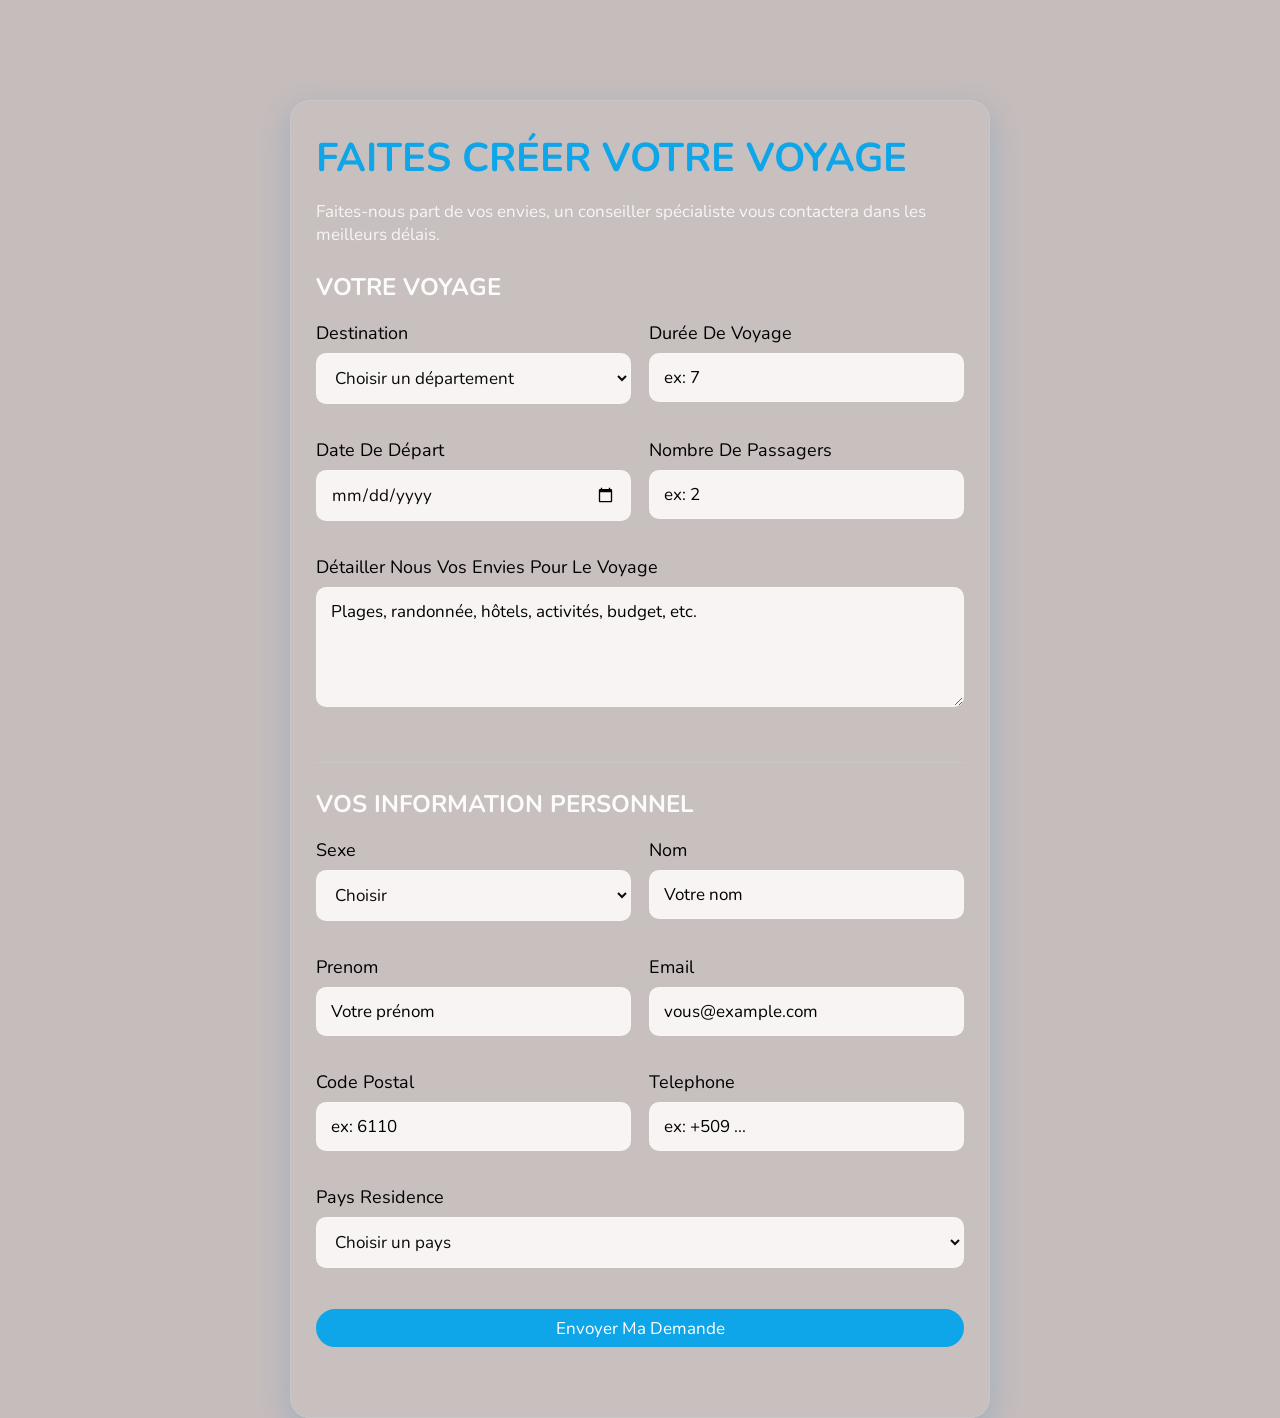
<file: CreateTrip.html>
<!DOCTYPE html>
<html lang="fr">
<head>
  <meta charset="UTF-8">
  <meta name="viewport" content="width=device-width, initial-scale=1.0">
  <title>Créer votre voyage - Voyage en Haïti</title>

  <link rel="stylesheet" href="Style.css">
  <link rel="preconnect" href="https://cdnjs.cloudflare.com" />
  <link rel="stylesheet" href="https://cdnjs.cloudflare.com/ajax/libs/font-awesome/6.5.0/css/all.min.css" />
  <link rel="preconnect" href="https://fonts.googleapis.com">
  <link rel="preconnect" href="https://fonts.gstatic.com" crossorigin>
  <link href="https://fonts.googleapis.com/css2?family=Nunito:wght@300;400;600;800&display=swap" rel="stylesheet">
</head>

<body>
  

  <!-- Page formulaire (version classique, pas modal) -->
  <main class="create-trip-page" id="create-trip-page">
    <section class="create-trip-card">
      <div class="create-trip-header">
        <h2>Faites créer votre voyage</h2>
        <p class="form-intro">Faites-nous part de vos envies, un conseiller spécialiste vous contactera dans les meilleurs délais.</p>
      </div>

      <form id="createTripForm" action="#" method="post" class="create-trip-form" novalidate>
        <div class="form-section">
          <h3>Votre voyage</h3>

          <div class="fields-grid create-trip-grid">
            <div class="field">
              <label for="destination">Destination</label>
              <select id="destination" name="destination" class="input" required>
                <option value="">Choisir un département</option>
                <option value="Artibonite">Artibonite</option>
                <option value="Centre">Centre</option>
                <option value="Grand'Anse">Grand'Anse</option>
                <option value="Nippes">Nippes</option>
                <option value="Nord">Nord</option>
                <option value="Nord-Est">Nord-Est</option>
                <option value="Nord-Ouest">Nord-Ouest</option>
                <option value="Ouest">Ouest</option>
                <option value="Sud">Sud</option>
                <option value="Sud-Est">Sud-Est</option>
              </select>
            </div>

            <div class="field">
              <label for="duree">Durée de voyage</label>
              <input type="number" id="duree" name="duree" class="input" min="1" step="1" placeholder="ex: 7" required>
            </div>

            <div class="field">
              <label for="date_depart">Date de départ</label>
              <input type="date" id="date_depart" name="date_depart" class="input" required>
            </div>

            <div class="field">
              <label for="passagers">Nombre de passagers</label>
              <input type="number" id="passagers" name="passagers" class="input" min="1" step="1" placeholder="ex: 2" required>
            </div>

            <div class="field create-trip-span">
              <label for="envies">Détailler nous vos envies pour le voyage</label>
              <textarea id="envies" name="envies" class="input" rows="4" placeholder="Plages, randonnée, hôtels, activités, budget, etc." required></textarea>
            </div>
          </div>
        </div>

        <div class="form-section">
          <h3>Vos information personnel</h3>

          <div class="fields-grid create-trip-grid">
            <div class="field">
              <label for="sexe">Sexe</label>
              <select id="sexe" name="sexe" class="input" required>
                <option value="">Choisir</option>
                <option value="Femme">Femme</option>
                <option value="Homme">Homme</option>
                <option value="Autre">Autre</option>
              </select>
            </div>

            <div class="field">
              <label for="nom">Nom</label>
              <input type="text" id="nom" name="nom" class="input" placeholder="Votre nom" required>
            </div>

            <div class="field">
              <label for="prenom">Prenom</label>
              <input type="text" id="prenom" name="prenom" class="input" placeholder="Votre prénom" required>
            </div>

            <div class="field">
                        <label for="email">Email</label>
                        <input type="email" id="email" name="email" class="input" placeholder="vous@example.com" required>
                    </div>

            <div class="field">
              <label for="code_postal">Code postal</label>
              <input type="text" id="code_postal" name="code_postal" class="input" placeholder="ex: 6110" required>
            </div>

            <div class="field">
              <label for="telephone">Telephone</label>
              <input type="tel" id="telephone" name="telephone" class="input" placeholder="ex: +509 ..." required>
            </div>

            <div class="field create-trip-span">
              <label for="pays_residence">Pays residence</label>
              <select id="pays_residence" name="pays_residence" class="input" required>
                <option value="">Choisir un pays</option>
                <option value="Haïti">Haïti</option>
                  <option value="Afghanistan">Afghanistan</option>
                                <option value="Afrique du Sud">Afrique du Sud</option>
                                <option value="Albanie">Albanie</option>
                                <option value="Algérie">Algérie</option>
                                <option value="Allemagne">Allemagne</option>
                                <option value="Andorre">Andorre</option>
                                <option value="Angola">Angola</option>
                                <option value="Antigua-et-Barbuda">Antigua-et-Barbuda</option>
                                <option value="Arabie saoudite">Arabie saoudite</option>
                                <option value="Argentine">Argentine</option>
                                <option value="Arménie">Arménie</option>
                                <option value="Australie">Australie</option>
                                <option value="Autriche">Autriche</option>
                                <option value="Azerbaïdjan">Azerbaïdjan</option>
                                <option value="Bahamas">Bahamas</option>
                                <option value="Bahreïn">Bahreïn</option>
                                <option value="Bangladesh">Bangladesh</option>
                                <option value="Barbade">Barbade</option>
                                <option value="Belgique">Belgique</option>
                                <option value="Belize">Belize</option>
                                <option value="Bénin">Bénin</option>
                                <option value="Bhoutan">Bhoutan</option>
                                <option value="Biélorussie">Biélorussie</option>
                                <option value="Bolivie">Bolivie</option>
                                <option value="Bosnie-Herzégovine">Bosnie-Herzégovine</option>
                                <option value="Botswana">Botswana</option>
                                <option value="Brésil">Brésil</option>
                                <option value="Brunei">Brunei</option>
                                <option value="Bulgarie">Bulgarie</option>
                                <option value="Burkina Faso">Burkina Faso</option>
                                <option value="Burundi">Burundi</option>
                                <option value="Cabo Verde">Cabo Verde</option>
                                <option value="Cambodge">Cambodge</option>
                                <option value="Cameroun">Cameroun</option>
                                <option value="Canada">Canada</option>
                                <option value="Chili">Chili</option>
                                <option value="Chine">Chine</option>
                                <option value="Chypre">Chypre</option>
                                <option value="Colombie">Colombie</option>
                                <option value="Comores">Comores</option>
                                <option value="Congo">Congo</option>
                                <option value="Corée du Nord">Corée du Nord</option>
                                <option value="Corée du Sud">Corée du Sud</option>
                                <option value="Costa Rica">Costa Rica</option>
                                <option value="Côte d’Ivoire">Côte d’Ivoire</option>
                                <option value="Croatie">Croatie</option>
                                <option value="Cuba">Cuba</option>
                                <option value="Danemark">Danemark</option>
                                <option value="Djibouti">Djibouti</option>
                                <option value="Dominique">Dominique</option>
                                <option value="Égypte">Égypte</option>
                                <option value="Émirats arabes unis">Émirats arabes unis</option>
                                <option value="Équateur">Équateur</option>
                                <option value="Espagne">Espagne</option>
                                <option value="Estonie">Estonie</option>
                                <option value="États-Unis">États-Unis</option>
                                <option value="Éthiopie">Éthiopie</option>
                                <option value="Fidji">Fidji</option>
                                <option value="Finlande">Finlande</option>
                                <option value="France">France</option>
                                <option value="Gabon">Gabon</option>
                                <option value="Gambie">Gambie</option>
                                <option value="Géorgie">Géorgie</option>
                                <option value="Ghana">Ghana</option>
                                <option value="Grenade">Grenade</option>
                                <option value="Guatemala">Guatemala</option>
                                <option value="Guinée">Guinée</option>
                                <option value="Guinée-Bissau">Guinée-Bissau</option>
                                <option value="Guyana">Guyana</option>
                                <option value="Haïti">Haïti</option>
                                <option value="Honduras">Honduras</option>
                                <option value="Hongrie">Hongrie</option>
                                <option value="Îles Marshall">Îles Marshall</option>
                                <option value="Îles Salomon">Îles Salomon</option>
                                <option value="Inde">Inde</option>
                                <option value="Indonésie">Indonésie</option>
                                <option value="Irak">Irak</option>
                                <option value="Iran">Iran</option>
                                <option value="Irlande">Irlande</option>
                                <option value="Islande">Islande</option>
                                <option value="Israël">Israël</option>
                                <option value="Italie">Italie</option>
                                <option value="Jamaïque">Jamaïque</option>
                                <option value="Japon">Japon</option>
                                <option value="Jordanie">Jordanie</option>
                                <option value="Kazakhstan">Kazakhstan</option>
                                <option value="Kenya">Kenya</option>
                                <option value="Kirghizistan">Kirghizistan</option>
                                <option value="Kiribati">Kiribati</option>
                                <option value="Koweït">Koweït</option>
                                <option value="Laos">Laos</option>
                                <option value="Lesotho">Lesotho</option>
                                <option value="Lettonie">Lettonie</option>
                                <option value="Liban">Liban</option>
                                <option value="Liberia">Liberia</option>
                                <option value="Libye">Libye</option>
                                <option value="Liechtenstein">Liechtenstein</option>
                                <option value="Lituanie">Lituanie</option>
                                <option value="Luxembourg">Luxembourg</option>
                                <option value="Madagascar">Madagascar</option>
                                <option value="Malaisie">Malaisie</option>
                                <option value="Malawi">Malawi</option>
                                <option value="Maldives">Maldives</option>
                                <option value="Mali">Mali</option>
                                <option value="Malte">Malte</option>
                                <option value="Maroc">Maroc</option>
                                <option value="Maurice">Maurice</option>
                                <option value="Mauritanie">Mauritanie</option>
                                <option value="Mexique">Mexique</option>
                                <option value="Micronésie">Micronésie</option>
                                <option value="Moldavie">Moldavie</option>
                                <option value="Monaco">Monaco</option>
                                <option value="Mongolie">Mongolie</option>
                                <option value="Monténégro">Monténégro</option>
                                <option value="Mozambique">Mozambique</option>
                                <option value="Myanmar">Myanmar</option>
                                <option value="Namibie">Namibie</option>
                                <option value="Nauru">Nauru</option>
                                <option value="Népal">Népal</option>
                                <option value="Nicaragua">Nicaragua</option>
                                <option value="Niger">Niger</option>
                                <option value="Nigéria">Nigéria</option>
                                <option value="Norvège">Norvège</option>
                                <option value="Nouvelle-Zélande">Nouvelle-Zélande</option>
                                <option value="Oman">Oman</option>
                                <option value="Ouganda">Ouganda</option>
                                <option value="Ouzbékistan">Ouzbékistan</option>
                                <option value="Pakistan">Pakistan</option>
                                <option value="Panama">Panama</option>
                                <option value="Papouasie-Nouvelle-Guinée">Papouasie-Nouvelle-Guinée</option>
                                <option value="Paraguay">Paraguay</option>
                                <option value="Pays-Bas">Pays-Bas</option>
                                <option value="Philippines">Philippines</option>
                                <option value="Pologne">Pologne</option>
                                <option value="Portugal">Portugal</option>
                                <option value="Qatar">Qatar</option>
                                <option value="Rép. centrafricaine">Rép. centrafricaine</option>
                                <option value="Rép. démocratique du Congo">Rép. démocratique du Congo</option>
                                <option value="Roumanie">Roumanie</option>
                                <option value="Royaume-Uni">Royaume-Uni</option>
                                <option value="Russie">Russie</option>
                                <option value="Rwanda">Rwanda</option>
                                <option value="Saint-Kitts-et-Nevis">Saint-Kitts-et-Nevis</option>
                                <option value="Sainte-Lucie">Sainte-Lucie</option>
                                <option value="Saint-Vincent-et-les-Grenadines">Saint-Vincent-et-les-Grenadines</option>
                                <option value="Salvador">Salvador</option>
                                <option value="Samoa">Samoa</option>
                                <option value="Sénégal">Sénégal</option>
                                <option value="Serbie">Serbie</option>
                                <option value="Seychelles">Seychelles</option>
                                <option value="Sierra Leone">Sierra Leone</option>
                                <option value="Singapour">Singapour</option>
                                <option value="Slovaquie">Slovaquie</option>
                                <option value="Slovénie">Slovénie</option>
                                <option value="Somalie">Somalie</option>
                                <option value="Soudan">Soudan</option>
                                <option value="Soudan du Sud">Soudan du Sud</option>
                                <option value="Sri Lanka">Sri Lanka</option>
                                <option value="Suède">Suède</option>
                                <option value="Suisse">Suisse</option>
                                <option value="Suriname">Suriname</option>
                                <option value="Syrie">Syrie</option>
                                <option value="Tadjikistan">Tadjikistan</option>
                                <option value="Tanzanie">Tanzanie</option>
                                <option value="Tchad">Tchad</option>
                                <option value="République tchèque">République tchèque</option>
                                <option value="Thaïlande">Thaïlande</option>
                                <option value="Timor-Leste">Timor-Leste</option>
                                <option value="Togo">Togo</option>
                                <option value="Tonga">Tonga</option>
                                <option value="Trinité-et-Tobago">Trinité-et-Tobago</option>
                                <option value="Tunisie">Tunisie</option>
                                <option value="Turkménistan">Turkménistan</option>
                                <option value="Turquie">Turquie</option>
                                <option value="Tuvalu">Tuvalu</option>
                                <option value="Ukraine">Ukraine</option>
                                <option value="Uruguay">Uruguay</option>
                                <option value="Vatican">Vatican</option>
                                <option value="Venezuela">Venezuela</option>
                                <option value="Viêt Nam">Viêt Nam</option>
                                <option value="Yémen">Yémen</option>
                                <option value="Zambie">Zambie</option>
                                <option value="Zimbabwe">Zimbabwe</option>
                            
              </select>
            </div>
          </div>
        </div>

        <div class="create-trip-actions">
          <button type="submit" class="btn" id="submitCreateTrip">Envoyer ma demande</button>
          <div id="createTripResult" class="form-result" aria-live="polite"></div>
        </div>
      </form>
    </section>
  </main>

  <script src="app.js" defer></script>
  <script>
    // Soumission simulée (si vous n'avez pas de backend)
    const form = document.getElementById('createTripForm');
    const result = document.getElementById('createTripResult');

    if (form && result) {
      form.addEventListener('submit', (e) => {
        e.preventDefault();
        result.classList.remove('error');

        const nom = document.getElementById('nom')?.value?.trim() || '';
        const email = document.getElementById('email')?.value?.trim() || '';
        const destination = document.getElementById('destination')?.value?.trim() || '';
        const paysResidence = document.getElementById('pays_residence')?.value?.trim() || '';

        const dateDepart = document.getElementById('date_depart')?.value?.trim() || '';
        const passagers = document.getElementById('passagers')?.value?.trim() || '';
        const duree = document.getElementById('duree')?.value?.trim() || '';

        // Validation métier demandée
        const errors = [];

        if (!email.toLowerCase().endsWith('@gmail.com')) {
          errors.push('Votre email doit se terminer par @gmail.com.');
        }

        if (!destination) {
          errors.push('Veuillez choisir un département (destination).');
        }

        if (!paysResidence) {
          errors.push('Veuillez choisir votre pays de résidence.');
        }

        if (!dateDepart) {
          errors.push('Veuillez indiquer la date de départ.');
        }

        if (!passagers) {
          errors.push('Veuillez indiquer le nombre de passagers.');
        }

        if (!duree) {
          errors.push('Veuillez indiquer la durée de voyage.');
        }

        if (errors.length) {
          result.classList.add('error');
          result.textContent = errors[0];
          result.style.opacity = '1';
          return;
        }

        result.textContent = `Merci ${nom}! Demande reçue${destination ? ` pour ${destination}` : ''} on vous contactera par email pour la suite.`;
        result.style.opacity = '1';
        form.reset();
      });
    }
  </script>
</body>
</html>
</file>
<file: Style.css>
:root {
    /* Voyageur du monde : Océan + Sable */
    --primary: #0EA5E9;
    /* turquoise/bleu */
    --primary-2: #1D4ED8;
    /* bleu plus profond */
    --sand: #F5E6C8;
    /* beige/ivoire */
    --sand-2: #FFF8E7;

    --white: #fff;
    --text: #0f172a;
    --bg: var(--sand-2);

    /* Garder la variable existante : tout le thème actuel utilisera la nouvelle couleur */
    --orange: var(--primary);

    /* Ombres */
    --shadow-sm: 0 1px 3px rgba(0, 0, 0, .10);
    --shadow-md: 0 6px 18px rgba(2, 132, 199, .18);
    --shadow-lg: 0 10px 30px rgba(2, 132, 199, .22);

    /* Transitions */
    --transition: all 0.25s ease;
}

* {
    font-family: 'Nunito', 'Courier New', Courier, monospace;

    margin: 0;
    padding: 0;
    box-sizing: border-box;
    text-transform: capitalize;
    outline: none;
    border: none;
    transition: all .2s linear;
    text-decoration: none;
}

*::selection {
    background: var(--orange);
    color: var(--white);
}

body {
    height: 100;
}

html {
    font-size: 62.5%;
    overflow-x: hidden;
    scroll-padding-top: 6rem;
    scroll-behavior: smooth;
}

section {
    padding: 2rem 9%;
}

img {
    max-width: 100%;
    height: auto;
    display: block;
}


.btn {
    display: inline-block;
    margin-top: 1rem;
    background: var(--primary);
    color: var(--white);
    border: 0.5rem solid var(--orange);
    padding: 0.25rem 0.25rem;
    cursor: pointer;
    font-size: 1.7rem;
    border-radius: 20rem;

}





.btn :hover {
    background: var(--orange);
    color: var(--white);
}

/* header commenceement */
header {
    position: fixed;
    top: 0;
    left: 0;
    right: 0;
    background: var(--white);
    z-index: 1000;
    display: flex;
    align-items: center;
    justify-content: space-between;
    gap: 2rem;
    padding: 2.9rem;
}

#open-create-trip {
    background: var(--primary);
    color: var(--white);
    border-radius: 10rem;
}

header .logo {
    font-size: 1.5rem;
    font-weight: bolder;
    color: var(--primary-2);
    text-transform: uppercase;
    margin-top: 0.5rem;
}

header.logo span {
    color: black;
}

header .navbar a.active {

    color: black;
    font-weight: bold;
}

nav a.active {
    color: black;
    font-weight: bold;


}

header .navbar.active {
    clip-path: polygon(0 0, 100% 0, 100% 0, 0 100%);
}



header .navbar {
    color: var(--orange);
    font-size: 2rem;
    margin: 0.8em;
    clip-path: polygon(0 0, 100% 0, 100% 0, 0 0);
}

header .navbar a{
    color: var(--orange);
}

header .navbar a:hover {
    color: var(--orange);
}

header .navbar {
    display: flex;
    gap: 2rem;
    align-items: center;
    justify-content: center;
    flex: 1;
    clip-path: none;
}

header .icons {
    display: flex;
    align-items: center;
    gap: 2rem;
}

/* bouton/bouclage formulaire overlay (si utilisé sur certaines pages) */
header .icons i,
header .icons #login-bar {
    font-size: 2.5rem;
    color: var(--primary-2);
    cursor: pointer;
}

header .icons #login-bar {
    display: none;
}

header .icons i:hover {
    color: var(--orange);
}

#menu-bar {
    font-size: 2.8rem;
    color: var(--primary-2);
    cursor: pointer;
    margin-right: 1rem;
    display: none;
}






/* responsive (déplacé en bas du fichier) */


/* home */
.home {
    display: flex;
    flex-direction: column;
    align-items: center;
    justify-content: center;
    position: relative;
    z-index: 0;
    min-height: 100vh;
    padding-top: 20rem;
}


@media (max-width: 768px) {
    .home {
        padding-top: 12rem;
    }

    .home-right {
        padding-right: 0;
        justify-self: start;
    }
}



.home .content {
    text-align: center;
    align-self: center;
    justify-self: center;
}

/* Animation titre */
.home .content h3 {
    animation: welcomePulse 1.2s ease-out both;
}

@keyframes welcomePulse {
    0% {
        opacity: 0;
        transform: translateY(18px) scale(0.98);
        filter: blur(2px);
    }

    60% {
        opacity: 1;
        transform: translateY(-6px) scale(1);
        filter: blur(0);
    }

    100% {
        opacity: 1;
        transform: translateY(0) scale(1);
    }
}

.home-right {
    display: flex;
    flex-direction: column;
    align-items: center;
    justify-content: flex-start;
    /* remonter la recherche */
    gap: 2rem;
    padding-right: 6rem;
}





.home .content h3 {
    font-size: 4.5rem;
    color: var(--white);
    text-transform: uppercase;
    text-shadow: 0.3rem .5rem var(--orange);
}

.home .content h1 {
    font-size: 5rem;
    color: var(--orange);
}

.home .content p {
    font-size: 2rem;
    color: var(--white);
}

@media (max-width: 480px) {
    .home {
        padding-top: 10rem;
        padding-left: 1.2rem;
        padding-right: 1.2rem;
    }

    .home .content h3 {
        font-size: 3rem;
    }

    .home .content h1 {
        font-size: 3.2rem;
    }

    .home .content p {
        font-size: 1.5rem;
    }

    #search {
        margin-right: 0;
        width: 100%;
        justify-content: flex-start;
    }

    #search input {
        width: 100%;
        min-width: 0;
    }

    .home-right {
        padding-right: 0;
        gap: 1.2rem;
    }
}


.home a {
    display: inline-block;
    margin-top: 1rem;
    background: var(--orange);
    color: var(--white);
    border: 0.5rem solid var(--orange);
    padding: 0.25rem 0.25rem;
    cursor: pointer;
    font-size: 1.7rem;
}

.home .video-container video {
    position: absolute;
    top: 0;
    left: 0;
    z-index: -1;
    height: 100%;
    width: 100%;
    object-fit: cover;
}


.content .search-box {
    display: flex;
    flex-direction: column;
    align-items: flex-start;
}




/* Search (positionné dans home-right) */
#search {
    display: flex;
    flex-direction: row;
    gap: 1rem;
    font-size: 2rem;
    align-items: center;
    margin-right: 2rem;
    justify-content: flex-end;
}


.home-right {
    align-items: center;
}

/* Met la barre de recherche sous le bouton "explorer plus" */
@media (min-width: 769px) {
    .home-right .search-box {
        order: 3;
    }
}



/* (conserve l’affichage existant du champ de recherche) */
#search input {

    font-size: 1.4rem;
    background: transparent;
    color: var(--white);
    border-radius: 999px;
    padding: 1.4rem 1.2rem;
    width: 32rem;

    /* look */
    border: 1px solid rgba(255, 255, 255, 0.22);
    outline: none;
}

#search input::placeholder {
    color: rgba(255, 255, 255, 0.85);
}

#search button {
    display: inline-flex;
    align-items: center;
    justify-content: center;
    width: 5.2rem;
    height: 5.2rem;

    border-radius: 999px;
    background: linear-gradient(135deg, var(--primary), var(--primary-2));
    box-shadow: var(--shadow-lg);
    cursor: pointer;
}

#search button i {
    font-size: 1.8rem;
    color: var(--white);
}

#search input:focus {
    border-color: rgba(14, 165, 233, .8);
    box-shadow: 0 0 0 .4rem rgba(14, 165, 233, .22);
}

#search button:hover {
    transform: translateY(-1px);
    filter: brightness(1.05);
}



.home .controls {
    padding: 1rem;
    border-radius: 5rem;
    background: rgba(0, 0, 0, .7);

    /* Afficher juste après la search-box (pas de décalage fixe) */

    margin-top: 0.8rem;
    display: flex;
    flex-direction: row;
    align-items: center;
    justify-content: flex-end;
    gap: 0.6rem;
}






.home-explore {
    justify-self: end;
    margin-top: 0.5rem;
}



.home .controls .vid-btn {
    height: 1rem;
    width: 1rem;
    display: inline-block;
    border-radius: 50%;
    background: #fff;
    cursor: pointer;
    margin: 0.5rem;
}

.home .controls .vid-btn.active {
    background-color: var(--primary);
    box-shadow: 0 0 0.8rem rgba(14, 165, 233, .65);

}

.home .controls .vid-btn {
    transition: transform .25s ease, box-shadow .25s ease;
}

.home .controls .vid-btn:hover {
    transform: scale(1.15);
}


/* destinations (cartes) */
.destinations {
    padding: 80px 10%;
}

.destinations h3 {
    text-align: center;
    margin-bottom: 30px;
    font-size: 2.7rem;
}


.destinations h1 {
    font-size: 4.5rem;
    color: var(--white);
    text-transform: uppercase;
    text-shadow: 0.3rem .5rem var(--orange);
    align-items: center;
    justify-content: center;
    margin: 0 auto;
    text-align: center;
}


.destinations .box-container {
    display: flex;
    flex-wrap: wrap;
    gap: 2rem;
}

.destinations .box-container .box {
    flex: 1 1 30rem;
    border-radius: 5rem;
    overflow: hidden;
    box-shadow: 0 1rem 2rem rgba(0, 0, 0, .1);
}


.destinations .box-container .box img {
    height: 25rem;
    width: 100%;
    object-fit: cover;

}

.destinations .box-container .box .content {
    padding: 2rem;
}


.destinations .box-container .box .content h3 {
    font-size: 2rem;
    color: black;
}

.destinations .box-container .box h3 i {
    color: var(--primary)
}

.destinations .box-container .content p {
    font-size: 1.2rem;
    color: black;
    padding: 1rem 0;
}

.destinations .box-container .content .price {
    font-size: 1.5rem;
    color: #0b0b0b;
}

.destinations .box-container .content .price span {
    color: #666;
    font-size: 1.3rem;
    text-decoration: line-through;
}

.destinations .box-container .content .btn {
    display: inline-block;
    margin-top: 1rem;
    background: var(--primary);
    color: var(--white);
    border: 0.5rem solid var(--orange);
    padding: 0.25rem 0.25rem;
    cursor: pointer;
    font-size: 1.7rem;
    border-radius: 20rem;
    margin-left: 0;
    text-align: center;
}








#service .heading {
    align-items: center;
    justify-content: center;
    margin: 0 auto;
    color: #0EA5E9;
    font-size: 3rem;
    text-align: center;
}

@media (max-width: 768px) {
    #service .heading {
        font-size: 2.2rem;
        padding: 0 1rem;
    }
}


#service .box-container {
    display: flex;
    flex-wrap: wrap;
    gap: 1.5rem;
}

.service .box-container .box {
    flex: 1 1 30rem;
    border-radius: 5rem;
    padding: 1rem;
    background: #f4f4f1;
    text-align: center;
}

.service .box-container .box i {
    padding: 1rem;
    font-size: 5rem;
    color: var(--primary);
}

.service .box-container .box h3 {
    font-size: 2.5rem;
    color: #333
}

.service .box-container .box p {
    font-size: 1.2rem;
    color: #333;
    padding: 1rem 0;
}

.service .box-container .box:hover {
    box-shadow: 0 1rem 2rem rgba(0, 0, 0, .1);
}






/* ===== Contact page / About hero ===== */
.contact {
    position: relative;
    min-height: 100vh;
    background: linear-gradient(180deg, rgba(14, 165, 233, 0.10), rgba(255, 255, 255, 0));
    padding-top: 8rem;
}

.contact .hero-content {
    max-width: 110rem;
    margin: 0 auto 2rem;
    text-align: center;
    padding: 2.8rem 1rem 1.8rem;
    border-radius: 1.6rem;
    border: 1px solid rgba(14, 165, 233, 0.18);
    background: linear-gradient(180deg, rgba(255, 255, 255, 0.78), rgba(255, 255, 255, 0.55));
    backdrop-filter: blur(6px);
}

.contact .hero-badge {
    display: inline-block;
    font-size: 1.6rem;
    color: var(--primary-2);
    padding: 0.6rem 1.2rem;
    border-radius: 999px;
    background: rgba(14, 165, 233, 0.10);
    border: 1px solid rgba(14, 165, 233, 0.20);
    margin-bottom: 1.2rem;
}

.contact .hero-content h3 {
    font-size: 3.8rem;
    color: black;
}

.contact .hero-content h1 {
    font-size: 4.2rem;
    color: var(--orange);
    margin-top: 1rem;
}

.contact .hero-content p {
    font-size: 2rem;
    color: #000;
    margin-top: 1.2rem;
    opacity: 0.9;
    text-transform: none;
}

@media (max-width: 768px) {
    .contact .hero-content {
        margin-bottom: 1.2rem;
        padding: 2.2rem 1rem 1.4rem;
    }

    .contact .hero-content h3 {
        font-size: 2.8rem;
    }

    .contact .hero-content h1 {
        font-size: 3.0rem;
    }

    .contact .hero-content p {
        font-size: 1.6rem;
    }
}

/* Ajouts mobile (Android) pour la page Contact */

@media (max-width: 480px) {
  .contact {
    padding-left: 4vw;
    padding-right: 4vw;
    padding-top: 10rem;
    

    
  }

  .contact .hero-content {
    padding: 2.2rem 1rem 1.4rem;
    border-radius: 1.2rem;
  }

  .contact .content h3 {
    font-size: 3.0rem;
  }

  .contact .content h1 {
    font-size: 2.6rem;
    padding: 0.8rem 1.2rem;
  }

  .contact .content p {
    font-size: 1.6rem;
    margin-top: 1rem;
  }

  .contact-grid {
    padding: 0 0 5rem;
    gap: 1.6rem;
  }

  .contact-info,
  .contact-form {
    padding: 1.6rem;
    border-radius: 1.1rem;
  }

  .contact-info h2,
  .contact-form h2 {
    font-size: 2.2rem;
    margin-bottom: 1.4rem;
  }

  .info-item {
    gap: 1.2rem;
    margin-bottom: 1.2rem;
  }

  .info-item i {
    font-size: 2.6rem;
  }

  .field {
    margin-bottom: 1.2rem;
  }

  .field label {
    font-size: 1.6rem;
  }

  .input {
    padding: 1.1rem 1.2rem;
    font-size: 1.6rem;
    min-width: 0;
  }

  textarea.input {
    min-height: 10rem;
  }

  .contact-form .btn {
    margin-top: 1.2rem;
  }
}


 /* <!--review section stars--> */

.review .slider{
    padding-bottom: 2rem;

}
 .review .box{
    padding: 2rem;
    text-align: center;
    border-radius: 5rem;
}

.review .box img{
    height:20rem;
    width: 20rem;
    border-radius: 50%;
    object-fit: cover;
    margin-bottom: 1rem;
    margin-left: 5.5rem ;
   
}

.review .box h3{
    color: var(--primary-2);
    font-size: 2.5rem;
}


.review .box p{
    color: black;
    font-size: 1.5rem;
    padding: 1rem 0;

}

.review .box .stars i{
    color: orange;
    font-size: 1.7rem;
}

.review h1{
     font-size: 6rem;
    color: var(--orange);
    text-align: center;
}







/* ===== About middle sections ===== */
.about-mid-grid {
    max-width: 110rem;
    margin: 4rem auto 0;
    display: grid;
    grid-template-columns: 1fr 1fr;
    gap: 3rem;
    padding-bottom: 6rem;
}

.about-card {
    background: rgba(255, 255, 255, 0.98);
    border-radius: 1.2rem;
    padding: 2.4rem 2rem;
    box-shadow: var(--shadow-sm);
}

.about-card-header {
    display: flex;
    align-items: center;
    gap: 1.2rem;
    margin-bottom: 1.5rem;
}

.about-card-header i {
    font-size: 3.2rem;
    color: var(--orange);
}

.about-card-header h2 {
    font-size: 2.6rem;
    color: var(--orange);
}

.about-card-text {
    font-size: 1.7rem;
    color: #000;
    opacity: 0.9;
    line-height: 1.6;
    margin-bottom: 2.2rem;
    text-transform: none;
}

.about-bullets {
    display: grid;
    grid-template-columns: 1fr;
    gap: 1.4rem;
}

.about-bullet,
.about-badge {
    display: flex;
    gap: 1.4rem;
    align-items: flex-start;
}

.about-bullet i {
    font-size: 2.6rem;
    color: var(--orange);
    margin-top: 0.2rem;
}

.about-bullet h4,
.about-badge h4 {
    font-size: 1.8rem;
    color: var(--orange);
    margin-bottom: 0.6rem;
}

.about-bullet p {
    font-size: 1.6rem;
    color: #000;
    opacity: 0.9;
    text-transform: none;
    line-height: 1.5;
}

.about-badges {
    display: grid;
    grid-template-columns: 1fr 1fr;
    gap: 1.4rem;
}

.about-badge i {
    font-size: 2.6rem;
    color: var(--orange);
    margin-top: 0.2rem;
}

.about-badge p {
    font-size: 1.5rem;
    color: #000;
    opacity: 0.9;
    text-transform: none;
    line-height: 1.5;
}

@media (max-width: 900px) {
    .about-badges {
        grid-template-columns: 1fr;
    }
}


/* Centrer le contenu (au centre) sans créer un énorme vide */
.contact .contact-grid {
    /* On garde la grille (grid) définie plus bas pour éviter les conflits */
    display: grid;
    grid-template-columns: 1fr 1fr;
    align-items: start;
    gap: 3.5rem;
    margin-top: 0;
}


@media (max-width: 768px) {
    .contact {
        padding-top: 12rem;
    }

    .contact-grid {
        grid-template-columns: 1fr;
        gap: 2rem;
    }


    .about-mid-grid {
        grid-template-columns: 1fr !important;
        gap: 2.2rem;
    }
}




.contact .content {
    text-align: center;
}


.contact .content h3 {
    font-size: 4.5rem;
    color: black;
    text-transform: uppercase;
}

.contact .content h1 {
    font-size: 4rem;
    color: var(--orange);
    display: inline-block;
    padding: 1rem 2rem;
    border-radius: 1rem;
    margin-top: 1rem;
}

.contact .content p {
    font-size: 2rem;
    color: black;
    margin-top: 1.5rem;
}

.contact-grid {
    max-width: 110rem;
    margin: 0 auto;
    display: grid;
    grid-template-columns: 1fr 1fr;
    gap: 3rem;
    align-items: start;
    padding-bottom: 6rem;
}

.contact-info {
    background: linear-gradient(180deg, rgba(255, 255, 255, 0.98), rgba(255, 255, 255, 0.92));
    border-radius: 1.2rem;
    padding: 2.2rem;
    box-shadow: var(--shadow-sm);
    border: 1px solid rgba(14, 165, 233, 0.14);
    backdrop-filter: blur(6px);
}


.contact-info h2 {
    font-size: 2.6rem;
    color: var(--orange);
    margin-bottom: 2rem;
}

.info-item {
    display: flex;
    gap: 1.5rem;
    margin-bottom: 1.8rem;
    align-items: flex-start;
}

.info-item i {
    font-size: 3rem;
    color: var(--orange);
}

.info-item h4 {
    font-size: 1.8rem;
    color: var(--orange);
}

.info-item p {
    font-size: 1.6rem;
    color: #000;
    opacity: 0.9;
    text-transform: none;
}

.info-hours {
    margin-top: 2rem;
    display: flex;
    gap: 1.5rem;
    align-items: center;
}

.info-hours i {
    font-size: 2.8rem;
    color: var(--orange);
}

.info-hours p {
    font-size: 1.7rem;
    color: #000;
    opacity: 0.9;
    text-transform: none;
}

.contact-form {
    background: linear-gradient(180deg, rgba(255, 255, 255, 0.98), rgba(255, 255, 255, 0.92));
    border-radius: 1.2rem;
    padding: 2.2rem;
    box-shadow: var(--shadow-md);
    margin: 0;
    border: 1px solid rgba(14, 165, 233, 0.14);
    backdrop-filter: blur(6px);
}


@media (max-width: 768px) {
    .contact-form {
        margin: 4rem 0;
    }
}


.contact-form h2 {
    font-size: 2.6rem;
    color: var(--orange);
    margin-bottom: 2rem;
}

.field {
    margin-bottom: 1.6rem;
}

.field label {
    display: block;
    font-size: 1.8rem;
    color: var(--orange);
    margin-bottom: .8rem;
}

.input {
    width: 100%;
    padding: 1.2rem 1.4rem;
    border-radius: 1rem;
    background: var(--orange);
    color: var(--white);
    font-size: 1.7rem;
    text-transform: none;
    border: 1px solid rgba(255, 255, 255, 0.25);
}

.input::placeholder {
    color: rgba(255, 255, 255, 0.85);
}

select.input {
    background-image: linear-gradient(45deg, transparent 50%, rgba(255, 255, 255, 0.9) 50%),
        linear-gradient(135deg, rgba(255, 255, 255, 0.9) 50%, transparent 50%);
    background-position: calc(100% - 2rem) calc(1.2rem), calc(100% - 1.4rem) calc(1.2rem);
    background-size: 0.6rem 0.6rem, 0.6rem 0.6rem;
    background-repeat: no-repeat;
    padding-right: 3.2rem;
}

textarea.input {
    resize: vertical;
    min-height: 12rem;
}

.contact-form .btn {
    width: 100%;
    margin-top: 1.5rem;
}

.form-note {
    font-size: 1.4rem;
    margin-top: 1.5rem;
    color: #000;
    opacity: 0.75;
    text-transform: none;
    line-height: 1.4;
}

.form-result {
    margin-top: 1.6rem;
    padding: 1.2rem;
    border-radius: 1rem;
    background: var(--white);
    color: var(--orange);
    font-size: 1.6rem;
    opacity: 0;
    transition: var(--transition);
}

@media (max-width: 768px) {
    .contact .content h3 {
        font-size: 3.5rem;
    }

    .contact .content h1 {
        font-size: 2.8rem;
        padding: 1rem;
    }

    .contact-grid {
        grid-template-columns: 1fr;
        padding: 0 1rem 6rem;
    }
}


/* ===== Gallerie page (déjà présent) ===== */

#gallery-centre .heading {
    align-items: center;
    justify-content: center;
    margin: 0 auto;
    color: #0EA5E9;
    font-size: 3rem;
    text-align: center;
    width: fit-content;
}

@media (max-width: 768px) {
    #gallery .heading {
        margin: 0;
        width: 100%;
        font-size: 2.2rem;
    }
}


.gallery .titre {
    text-align: center;
}

.gallery .titre h3 {
    font-size: 3.5rem;

}

.gallery .titre {
    font-size: 2rem;
}



.gallery .box-container {
    display: flex;
    flex-wrap: wrap;
    gap: 1.5rem;
}

.gallery .box-container .box {
    overflow: hidden;
    box-shadow: 0 1rem 2rem rgba(0, 0, 0, .1);
    border: 1rem solid white;
    border-radius: 5rem;
    flex: 1 1 30rem;
    height: 25rem;
    position: relative;
}

@media (max-width: 768px) {
    .gallery .box-container .box {
        flex: 1 1 22rem;
        height: 20rem;
        border-width: 0.6rem;
        border-radius: 3rem;
    }

    .gallery .box-container .box .content p {
        padding: 3rem 0;
    }
}



.gallery .box-container .box img {
    height: 100%;
    width: 100%;
    object-fit: cover;
}

/* Responsive: à partir de 400px
   (demande: empêcher toute déformation sur le site dès 400px) */
@media (min-width: 400px) {
    .gallery .box-container .box {
        transform: none !important;
    }

    .gallery .box-container .box img {
        transform: none !important;
    }
}



.gallery .box-container .box .content {
    position: absolute;
    top: -100%;
    left: 0;
    height: 100%;
    width: 100%;
    text-align: center;
    background: rgba(0, 0, 0, .7);
    padding: 2rem;
    padding-top: 0.5rem;
    gap: 2rem;
}



.gallery .box-container .box:hover .content {
    top: 0;

}

.gallery .box-container .box .content h3 {
    font-size: 2.5rem;
    color: var(--orange);
}

.gallery .box-container .box .content p {
    font-size: 1rem;
    color: white;
    padding: 5rem 0;

}













/* ===== CreateTrip page (noir + grid) ===== */
.create-trip-page {
    padding-top: 10rem;
    min-height: 100vh;
    background: #c5bcbc;
}

.create-trip-card {
    max-width: 70rem;
    margin: 0 auto;
    background: rgba(255, 255, 255, 0.06);
    border: 1px solid rgba(255, 255, 255, 0.10);
    border-radius: 2rem;
    box-shadow: var(--shadow-lg);
    padding: 3rem 2.5rem;
    backdrop-filter: blur(6px);
}

.create-trip-header h2 {
    font-size: 4rem;
    color: var(--orange);
    text-transform: uppercase;
    margin-bottom: 1.5rem;
}

.create-trip-header .form-intro {
    color: rgba(255, 255, 255, 0.85);
    font-size: 1.7rem;
    text-transform: none;
}

.create-trip-form {
    margin-top: 2.5rem;
}

.create-trip-form .form-section+.form-section {
    margin-top: 3.5rem;
    padding-top: 2.5rem;
    border-top: 1px solid rgba(255, 255, 255, 0.10);
}

.create-trip-form h3 {
    font-size: 2.4rem;
    color: rgba(255, 255, 255, 0.95);
    text-transform: uppercase;
    margin-bottom: 1.8rem;
}

.create-trip-grid {
    display: grid;
    grid-template-columns: 1fr 1fr;
    gap: 1.8rem;
}

.create-trip-span {
    grid-column: 1 / -1;
}

.create-trip-form .input {
    background: #f8f4f4;
    border: 1px solid rgba(255, 255, 255, 0.15);
    color: #0a0a0a;
}

.create-trip-form .input::placeholder {
    color: black
}

.create-trip-form label {
    color: black !important;
}

.create-trip-actions {
    margin-top: 2.5rem;
}

.create-trip-actions .btn {
    margin-top: 0;
    width: 100%;
}

@media (max-width: 900px) {
    .create-trip-card {
        padding: 2.5rem 1.5rem;
    }

    .create-trip-grid {
        grid-template-columns: 1fr;
    }
}

/* ================= Footer ================= */

footer.section-p1 {
    background: linear-gradient(180deg, rgba(14, 165, 233, 0.12), rgba(245, 230, 200, 0.18));
    padding: 6rem 9% 2.5rem;
    margin-top: 6rem;
    border-top: 1px solid rgba(14, 165, 233, 0.25);
    color: var(--text);
    display: grid;
    grid-template-columns: 1.3fr 0.9fr 0.9fr 1fr;
    gap: 2rem;
    align-items: start;
}

footer.section-p1 .copyright {
    grid-column: 1 / -1;
    margin-top: 3rem;
    padding-top: 2.2rem;
    border-top: 1px solid rgba(15, 23, 42, 0.08);
    color: rgba(15, 23, 42, 0.75);
    font-size: 1.4rem;
    align-items: center;
    margin-left: 36rem;
}

footer.section-p1>.col,
footer.section-p1>.col-bar,
footer.section-p1>.col-install {
    backdrop-filter: blur(8px);
    box-shadow: var(--shadow-sm);
    border-radius: 1.6rem;
    padding: 2.2rem 2rem;
}

footer.section-p1 h1,
footer.section-p1 h4,
footer.section-p1 p,
footer.section-p1 a {
    text-transform: none;
}

footer.section-p1 .logo {
    font-size: 2.6rem;
    font-weight: 800;
    color: var(--primary-2);
    margin-bottom: 1.2rem;
    letter-spacing: 0.02em;
}

footer.section-p1 h4 {
    font-size: 1.9rem;
    margin-bottom: 1.4rem;
    color: var(--primary-2);
}

footer.section-p1 p {
    font-size: 1.5rem;
    color: rgba(15, 23, 42, 0.8);
    margin: 0.8rem 0;
    line-height: 1.5;
}

footer.section-p1 strong {
    color: var(--primary-2);
}

footer.section-p1 .follow {
    margin-top: 2.2rem;
}

footer.section-p1 .icon {
    display: flex;
    gap: 1.2rem;
    flex-wrap: wrap;
}

footer.section-p1 .icon i {
    width: 4.4rem;
    height: 4.4rem;
    display: inline-flex;
    align-items: center;
    justify-content: center;
    border-radius: 1.2rem;
    background: rgba(14, 165, 233, 0.12);
    color: var(--primary-2);
    font-size: 2rem;
    border: 1px solid rgba(14, 165, 233, 0.22);
    transition: transform .2s ease, box-shadow .2s ease, background .2s ease;
}

footer.section-p1 .icon i:hover {
    transform: translateY(-2px) scale(1.06);
    background: rgba(14, 165, 233, 0.18);
    box-shadow: var(--shadow-md);
}

footer.section-p1 .col-bar a {
    display: block;
    font-size: 1.5rem;
    color: rgba(15, 23, 42, 0.82);
    margin: 1rem 0;
    position: relative;
    padding-bottom: 0.6rem;
}

footer.section-p1 .col-bar a:after {
    content: "";
    position: absolute;
    left: 0;
    bottom: 0;
    width: 0;
    height: 2px;
    background: linear-gradient(90deg, var(--orange), var(--primary));
    transition: width .25s ease;
}

footer.section-p1 .col-bar a:hover {
    color: var(--primary-2);
}

footer.section-p1 .col-bar a:hover:after {
    width: 100%;
}

footer.section-p1 .col-install .row {
    margin-top: 1.2rem;
}

footer.section-p1 .col-install img {
    max-width: 100%;
    height: auto;
    border-radius: 1.2rem;
    box-shadow: var(--shadow-sm);
}

footer.section-p1 .col-install img+img {
    margin-top: 1rem;
}

@media (max-width: 980px) {
    footer.section-p1 {
        grid-template-columns: 1fr 1fr;
    }
}

@media (max-width: 560px) {
    footer.section-p1 {
        grid-template-columns: 1fr;
    }
}

/* responsive (déplacé en bas du fichier) */
@media (max-width: 768px) {
    #menu-bar {
        display: inline-block;
    }

    header .navbar {
        position: absolute;
        top: 70%;
        left: 0;
        width: 100%;
        padding: 1rem 2rem;
        background: linear-gradient(0 45 0 6);
        z-index: 1000;
        display: flex;
        flex-direction: column;
        align-items: flex-start;
        gap: 1rem;
        /* masquer le menu par défaut (sur mobile) */
        clip-path: polygon(0 0, 0 0, 0 100%, 0 100%);
        transition: var(--transition);
    }

    header .navbar.active {
        /* afficher le menu */
        clip-path: polygon(0 0, 100% 0, 100% 100%, 0 100%);
    }

    header {
        padding: 1.5rem;
    }
}
</file>
